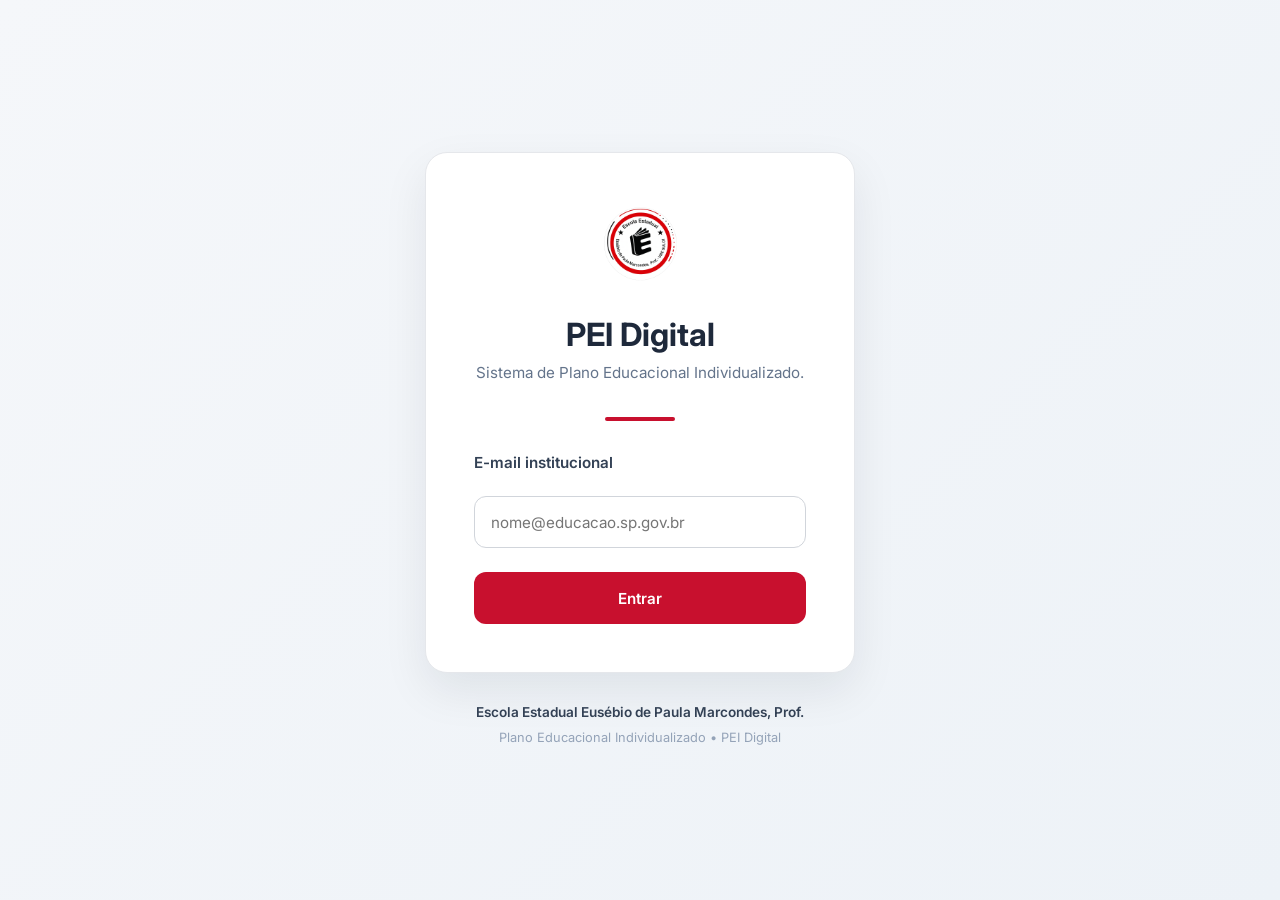
<file: index.html>
<!doctype html>
<html lang="pt-BR">
<head>
  <meta charset="UTF-8">
  <meta name="viewport" content="width=device-width, initial-scale=1.0">
  <title>PEI Digital | Login</title>
  <link rel="icon" type="image/png" href="assets/logo.png">

  <link rel="stylesheet" href="./css/components.css">
  <link rel="stylesheet" href="./css/dashboard.css">
  <link rel="stylesheet" href="./css/form.css">
  <link rel="stylesheet" href="./css/modal.css">
  <link rel="stylesheet" href="./css/style.css">
  <link rel="stylesheet" href="./css/login.css">
  <link rel="stylesheet" href="../css/toast.css" />

  <link href="https://fonts.googleapis.com/css2?family=Inter:wght@300;400;500;600;700&display=swap" rel="stylesheet">
</head>
<body>
  <main class="login-container">
    <section class="login-card">
      <img src="assets/logo.png" alt="Logo da escola" class="logo">

      <h1>PEI Digital</h1>

      <p class="subtitle">
        Sistema de Plano Educacional Individualizado.
      </p>

      <div class="divider"></div>
      <form id="loginForm">

        <label for="email">
          E-mail institucional
        </label>

        <input type="email" id="email" placeholder="nome@educacao.sp.gov.br" required>

        <button type="submit">
          Entrar
        </button>
      </form>
    </section>

    <footer>
      <p>Escola Estadual Eusébio de Paula Marcondes, Prof.</p>
      <span>Plano Educacional Individualizado • PEI Digital</span>
    </footer>
  </main>

  <script src="js/api.js"></script>
  <script src="js/auth.js"></script>
  <script src="../js/toast.js"></script>
</body>
</html>
</file>
<file: css/components.css>
.btn-primary,
.btn-secondary,
.btn-danger {
  display: inline-flex;
  align-items: center;
  justify-content: center;
  padding: 12px 22px;
  border-radius: var(--radius);
  font-size: .95rem;
  font-weight: 600;
  cursor: pointer;
  transition: .25s;
  text-decoration: none;
  border: none;
  gap: 8px;
}

.btn-primary {
  background: var(--primary);
  color: #fff;
  border: none;
}

.btn-primary:hover {
  background: var(--primary-dark);
  transform: translateY(-2px);
}

.btn-secondary {
  background: var(--surface);
  color: var(--text);
  border: 1px solid var(--border);
}

.btn-secondary:hover {
  background: #f5f5f5;
  transform: translateY(-2px);
}

.btn-danger {
  background: var(--danger);
  color: #fff;
  border: none;
}

.btn-danger:hover {
  filter: brightness(.95);
  transform: translateY(-2px);
}

.btn-primary:disabled,
.btn-secondary:disabled,
.btn-danger:disabled {
  opacity: .6;
  cursor: not-allowed;
  transform: none;
}

input,
select,
textarea {
  width: 100%;
  padding: 12px 16px;
  border: 1px solid var(--border);
  border-radius: var(--radius);
  background: var(--surface);
  color: var(--text);
  font-family: inherit;
  font-size: .95rem;
  transition: .25s;
}

input:focus,
select:focus,
textarea:focus {
  outline: none;
  border-color: var(--primary);
  box-shadow: 0 0 0 4px rgba(200, 16, 46, .12);
}

textarea {
  resize: vertical;
  min-height: 130px;
}

label {
  display: block;
  margin-bottom: 8px;
  font-size: .95rem;
  font-weight: 600;
  color: var(--text);
}

.error {
  border-color: var(--danger) !important;
}

.error-message {
  margin-top: 6px;
  color: var(--danger);
  font-size: .85rem;
}

.badge {
  display: inline-flex;
  align-items: center;
  justify-content: center;
  padding: 6px 12px;
  border-radius: 999px;
  font-size: .82rem;
  font-weight: 600;
}

.badge-success {
  background: rgba(22, 163, 74, .12);
  color: var(--success);
}

.badge-warning {
  background: rgba(245, 158, 11, .15);
  color: var(--warning);
}

.badge-danger {
  background: rgba(220, 38, 38, .12);
  color: var(--danger);
}

.badge-info {
  background: rgba(59, 130, 246, .12);
  color: #2563eb;
}

.card {
  background: var(--surface);
  border: 1px solid var(--border);
  border-radius: var(--radius);
  box-shadow: var(--shadow);
  padding: 24px;
}

hr {
  border: none;
  border-top: 1px solid var(--border);
  margin: 20px 0;
}


::-webkit-scrollbar {
  width: 8px;
}

::-webkit-scrollbar-thumb {
  background: #d4d4d4;
  border-radius: 999px;
}

::-webkit-scrollbar-thumb:hover {
  background: #bdbdbd;
}
</file>
<file: css/dashboard.css>
.page {
  padding: 40px 7%;
}

.page-title {
  margin-bottom: 36px;
}

.page-title h1 {
  margin-bottom: 6px;
}

.page-title h2 {
  font-size: 2rem;
  color: var(--text);
  margin-bottom: 10px;
}

.page-title p {
  color: var(--text-light);
  line-height: 1.6;
}

.dashboard-actions {
  display: flex;
  flex-wrap: wrap;
  gap: 12px;
  align-items: center;
}

.dashboard-actions button {
  flex: 0 0 auto;
  min-width: unset;
}

.dashboard-actions button div {
  display: flex;
  flex-direction: column;
  align-items: flex-start;
  gap: 4px;
}

.dashboard-actions strong {
  font-size: 1rem;
}

.dashboard-actions span {
  font-size: .85rem;
  opacity: .85;
}

.dashboard-actions {
  display: flex;
  flex-wrap: wrap;
  gap: 12px;
  align-items: center;
  margin-bottom: 42px;
}

.section-header h2 {
  font-size: 1.6rem;
  color: var(--text);
  margin-bottom: 6px;
}

.section-header {
  margin-top: 42px;
  margin-bottom: 28px;
}

.cards {
  margin-top: 12px;
}

.grid {
  display: grid;
  grid-template-columns: repeat(auto-fill, minmax(300px, 1fr));
  gap: 24px;
  align-items: stretch;
}

.pei-card {
  display: grid;
  grid-template-rows: auto auto 1fr auto auto;
  background: var(--surface);
  border: 1px solid var(--border);
  border-radius: var(--radius);
  box-shadow: var(--shadow);
  overflow: hidden;
  transition: var(--transition);
}

.pei-card:hover {
  transform: translateY(-4px);
  box-shadow: 0 12px 30px rgba(0, 0, 0, 0.1);
}

.pei-card::before {
  content: "";
  width: 100%;
  height: 6px;
  background: var(--primary);
  border-radius: var(--radius) var(--radius) 0 0;
}

.pei-card h2 {
  padding: 22px 24px 0;
  font-size: 1.25rem;
  line-height: 1.3;
  color: var(--text);
  min-height: auto;
}

.pei-card .status + .status {
  margin-top: 12px;
}

.pei-info {
  display: grid;
  grid-template-columns: 1fr 1fr;
  gap: 24px;
  padding: 28px 24px 22px;
}

.pei-info div {
  display: flex;
  flex-direction: column;
  gap: 5px;
}

.pei-info span {
  font-size: 0.82rem;
  color: var(--text-light);
}

.pei-info strong {
  font-size: 0.95rem;
  line-height: 1.35;
}

.status {
  margin: 0 24px;
  padding: 16px 18px;
  border-radius: 12px;
  border: 1px solid var(--border);
  background: #fafafa;
  min-height: 58px;
  display: flex;
  align-items: center;
  gap: 4px;
}

.status strong {
  color: var(--text);
}

.motivo {
  margin: 18px 24px;
  padding: 16px;
  border-radius: var(--radius);
  border-left: 5px solid var(--primary);
  background: #fff5f5;
  line-height: 1.6;
}

.card-actions {
  margin-top: auto;
  padding: 0 24px 24px;
}

.card-actions .btn-primary,
.card-actions .btn-secondary,
.card-actions .btn-danger {
  width: 100%;
  margin: 18px 0 0;
}

.empty {
  grid-column: 1 / -1;
  text-align: center;
  padding: 90px 20px;
  color: var(--text-light);
}

.empty i {
  font-size: 3rem;
  color: var(--primary);
  margin-bottom: 20px;
}

.empty h3 {
  margin-bottom: 8px;
  color: var(--text);
}

.tabs {
  display: flex;
  gap: 12px;
  margin-bottom: 32px;
}

.tab {
  border: none;
  background: #edf2f7;
  color: #475569;
  padding: 10px 18px;
  border-radius: 10px;
  cursor: pointer;
  font-weight: 600;
  transition: .2s;
}

.tab span {
  margin-left: 6px;
  background: #fff;
  padding: 2px 8px;
  border-radius: 999px;
  font-size: .85rem;
}

.tab.active {
  background: var(--primary);
  color: #fff;
}

.tab.active span {
  background: rgba(255, 255, 255, .2);
  color: #fff;
}

@media (max-width: 900px) {
  .dashboard-actions button {
    min-width: calc(50% - 8px);
  }
}

@media (max-width: 768px) {
  .page {
    padding: 28px 16px;
  }

  .page-title {
    margin-bottom: 28px;
  }

  .page-title h1 {
    font-size: 1.8rem;
  }

  .page-title h2 {
    font-size: 1.45rem;
  }

  .grid {
    grid-template-columns: 1fr;
    gap: 18px;
  }

  .pei-info {
    grid-template-columns: 1fr;
    gap: 16px;
    padding: 22px 20px 18px;
  }

  .pei-card h2 {
    padding: 20px 20px 0;
  }

  .status {
    margin: 0 20px;
  }

  .motivo {
    margin: 16px 20px;
  }

  .card-actions {
    padding: 0 20px 20px;
  }

  .dashboard-actions {
    flex-direction: column;
    gap: 10px;
    margin-bottom: 32px;
  }

  .dashboard-actions button {
    width: 100%;
    min-width: 100%;
  }

  .section-header {
    margin-top: 32px;
    margin-bottom: 22px;
  }

  .section-header h2 {
    font-size: 1.4rem;
  }
}
</file>
<file: css/form.css>
.container {
  width: min(1200px, 100%);
  margin: 0 auto;
  padding: 32px 20px 60px;
  border-radius: 20px;
}

.progress-card {
  margin: 32px 0;
  background: var(--surface);
  border: 1px solid var(--border);
  border-radius: var(--radius);
  padding: 24px;
  box-shadow: var(--shadow);
}

.progress-header {
  display: flex;
  justify-content: space-between;
  align-items: center;
  margin-bottom: 14px;
  font-weight: 600;
}

.progress-bar {
  width: 100%;
  height: 10px;
  overflow: hidden;
  border-radius: 999px;
  background: #ececec;
}

.progress-fill {
  width: 0;
  height: 100%;
  background: var(--primary);
  transition: 0.35s ease;
}

#peiForm {
  display: flex;
  flex-direction: column;
  gap: 28px;
}

.card {
  overflow: hidden;
  background: var(--surface);
  border: 1px solid var(--border);
  border-radius: var(--radius);
  box-shadow: var(--shadow);
}

.card-title {
  display: flex;
  align-items: center;
  gap: 12px;
  padding: 18px 24px;
  background: var(--primary);
  color: #fff;
  font-size: 1.05rem;
  font-weight: 600;
  border-radius: 10px;
}

.card-title i {
  font-size: 1.1rem;
}

.card-body {
  padding: 28px;
}

.form-group + .form-group {
  margin-top: 22px;
}

.form-group label {
  display: flex;
  align-items: center;
  gap: 8px;
  margin-bottom: 10px;
  font-weight: 600;
}

.form-group input,
.form-group select,
.form-group textarea {
  width: 100%;
  padding: 14px 16px;
  border: 1px solid var(--border);
  border-radius: 10px;
  background: #fff;
  transition: var(--transition);
}

.form-group textarea {
  resize: vertical;
  min-height: 180px;
}

.form-group input:focus,
.form-group select:focus,
.form-group textarea:focus {
  outline: none;
  border-color: var(--primary);
  box-shadow: 0 0 0 4px rgba(200, 16, 46, 0.12);
}

.student-info {
  display: grid;
  grid-template-columns: repeat(2, 1fr);
  gap: 18px;
}

.student-item {
  padding: 18px;
  background: #fafafa;
  border: 1px solid var(--border);
  border-radius: 12px;
}

.student-label {
  display: block;
  margin-bottom: 8px;
  font-size: 0.85rem;
  color: var(--text-light);
}

.student-item strong {
  font-size: 1rem;
}

.char-counter {
  display: flex;
  justify-content: flex-end;
  margin-top: 8px;
  color: var(--text-light);
  font-size: 0.85rem;
}

.error-message {
  display: block;
  min-height: 18px;
  margin-top: 6px;
  color: var(--danger);
  font-size: 0.85rem;
}

.buttons {
  display: flex;
  justify-content: flex-end;
  gap: 16px;
  margin-top: 8px;
}

.buttons .btn-primary,
.buttons .btn-secondary {
  min-width: 190px;
}

@media (max-width: 768px) {
  .container {
    padding: 20px 16px 40px;
  }

  .progress-card {
    margin: 24px 0;
  }

  .card-body {
    padding: 20px;
  }

  .student-info {
    grid-template-columns: 1fr;
  }

  .buttons {
    flex-direction: column-reverse;
  }

  .buttons button {
    width: 100%;
  }
}

.warning-card {
  margin: 24px 0;
  padding: 20px;
  background: #fff4f4;
  border-left: 6px solid #c8102e;
  border-radius: var(--radius);
  box-shadow: var(--shadow);
}

.warning-card h3 {
  display: flex;
  align-items: center;
  gap: 8px;
  margin-bottom: 10px;
  color: #c8102e;
}

.warning-card p {
  color: var(--text);
  line-height: 1.6;
}

@media (max-width: 480px) {
  .container {
    padding: 16px 12px 32px;
  }

  .progress-card {
    padding: 18px;
  }

  .card-title {
    padding: 16px 18px;
    font-size: 0.95rem;
  }

  .card-body {
    padding: 18px;
  }

  .form-group textarea {
    min-height: 150px;
  }

  .buttons .btn-primary,
  .buttons .btn-secondary {
    min-width: 0;
  }
}
</file>
<file: css/modal.css>
.overlay {
  position: fixed;
  inset: 0;
  display: none;
  align-items: center;
  justify-content: center;
  padding: 24px;
  background: rgba(15, 23, 42, 0.55);
  backdrop-filter: blur(4px);
  z-index: 1000;
}

.overlay.show {
  display: flex;
}

.modal {
  width: min(900px, 100%);
  max-height: 90vh;
  overflow-y: auto;
  background: var(--surface);
  border-radius: var(--radius);
  box-shadow: 0 25px 60px rgba(0, 0, 0, 0.25);
  animation: modalShow .25s ease;
}

.modal-header {
  display: flex;
  justify-content: space-between;
  align-items: center;
  padding: 24px 28px;
  border-bottom: 1px solid var(--border);
}

.modal-header h2 {
  margin: 0;
  font-size: 1.45rem;
  color: var(--text);
}

.modal-close {
  width: 42px;
  height: 42px;
  border: none;
  border-radius: 50%;
  background: transparent;
  color: var(--text-light);
  cursor: pointer;
  font-size: 1.2rem;
  transition: var(--transition);
}

.modal-close:hover {
  background: #f3f4f6;
  color: var(--text);
}

.modal-body {
  padding: 28px;
}

.modal-section {
  margin-bottom: 30px;
}

.modal-section:last-child {
  margin-bottom: 0;
}

.modal-section h3 {
  margin-bottom: 18px;
  padding-bottom: 10px;
  border-bottom: 2px solid var(--primary);
  color: var(--primary);
  font-size: 1.05rem;
  font-weight: 700;
}

.modal-grid {
  display: grid;
  grid-template-columns: repeat(2, 1fr);
  gap: 18px;
}

.modal-field {
  display: flex;
  flex-direction: column;
  gap: 6px;
  padding: 16px;
  border: 1px solid var(--border);
  border-radius: var(--radius);
  background: #fafafa;
}

.modal-field span {
  font-size: .82rem;
  color: var(--text-light);
}

.modal-field strong {
  color: var(--text);
  font-size: .95rem;
  line-height: 1.5;
  font-weight: 600;
}

.modal-text {
  padding: 18px;
  border: 1px solid var(--border);
  border-radius: var(--radius);
  background: #fafafa;
}

.modal-text p {
  margin: 0;
  line-height: 1.7;
  color: var(--text);
  white-space: pre-wrap;
  word-break: break-word;
}

.modal-footer {
  display: flex;
  justify-content: flex-end;
  gap: 12px;
  padding: 24px 28px;
  border-top: 1px solid var(--border);
}

#motivoCorrecao {
  min-height: 180px;
  resize: vertical;
}

@keyframes modalShow {
  from {
    opacity: 0;
    transform: translateY(18px) scale(.98);
  }

  to {
    opacity: 1;
    transform: translateY(0) scale(1);
  }
}

@media (max-width: 768px) {

  .overlay {
    padding: 16px;
  }

  .modal {
    width: 100%;
    max-height: 95vh;
  }

  .modal-header,
  .modal-body,
  .modal-footer {
    padding: 20px;
  }

  .modal-grid {
    grid-template-columns: 1fr;
  }

  .modal-footer {
    flex-direction: column;
  }

  .modal-footer .btn-primary,
  .modal-footer .btn-secondary,
  .modal-footer .btn-danger {
    width: 100%;
  }
}

@media (max-width: 480px) {
  .overlay {
    padding: 10px;
  }

  .modal {
    max-height: 96vh;
    border-radius: 12px;
  }

  .modal-header,
  .modal-body,
  .modal-footer {
    padding: 16px;
  }

  .modal-header {
    gap: 12px;
  }

  .modal-header h2 {
    font-size: 1.15rem;
    line-height: 1.35;
  }

  .modal-close {
    width: 38px;
    height: 38px;
    flex-shrink: 0;
  }

  .modal-section {
    margin-bottom: 24px;
  }

  .modal-field,
  .modal-text {
    padding: 14px;
  }

  .modal-footer {
    gap: 10px;
  }

  #motivoCorrecao {
    min-height: 140px;
  }
}
</file>
<file: css/style.css>
* {
  margin: 0;
  padding: 0;
  box-sizing: border-box;
}

:root {
  --primary: #c8102e;
  --primary-dark: #a40d24;
  --success: #16a34a;
  --warning: #f59e0b;
  --danger: #dc2626;
  --background: #f5f7fb;
  --surface: #ffffff;
  --text: #1f2937;
  --text-light: #6b7280;
  --border: #e5e7eb;
  --radius: 14px;
  --shadow-sm: 0 2px 8px rgba(0, 0, 0, 0.06);
  --shadow: 0 8px 24px rgba(0, 0, 0, 0.08);
  --transition: 0.25s ease;
}

html {
  scroll-behavior: smooth;
}

body {
  font-family: "Inter", sans-serif;
  background: var(--background);
  color: var(--text);
}

img {
  display: block;
  max-width: 100%;
}

button,
input,
select,
textarea {
  font: inherit;
}

button {
  cursor: pointer;
}

a {
  text-decoration: none;
  color: inherit;
}

.header {
  background: var(--surface);
  border-bottom: 4px solid var(--primary);
  padding: 24px 7%;
}

.logo-area {
  display: flex;
  justify-content: space-between;
  align-items: center;
  gap: 32px;
}

.logo-area h2 {
  color: var(--primary);
  font-size: 0.95rem;
  font-weight: 700;
  text-transform: uppercase;
}

.logo-area h1 {
  margin: 6px 0;
  font-size: 2.2rem;
}

.logo-area p {
  color: var(--text-light);
}

.logo-area img {
  width: 95px;
}

.footer {
  margin-top: 60px;
  padding: 32px;
  text-align: center;
  color: var(--text-light);
  border-top: 1px solid var(--border);
}

@media (max-width: 768px) {
  .header {
    padding: 20px;
  }

  .logo-area {
    gap: 20px;
  }

  .logo-area h1 {
    font-size: 1.6rem;
    line-height: 1.25;
  }

  .logo-area h2 {
    font-size: 0.82rem;
  }

  .logo-area p {
    font-size: 0.9rem;
    line-height: 1.5;
  }

  .logo-area img {
    width: 75px;
    flex-shrink: 0;
  }
}

@media (max-width: 520px) {
  .header {
    padding: 18px 16px;
  }

  .logo-area {
    align-items: flex-start;
    gap: 14px;
  }

  .logo-area h1 {
    font-size: 1.25rem;
  }

  .logo-area h2 {
    font-size: 0.72rem;
  }

  .logo-area p {
    font-size: 0.8rem;
  }

  .logo-area img {
    width: 58px;
  }
}
</file>
<file: css/login.css>
* {
  margin: 0;
  padding: 0;
  box-sizing: border-box;
}

body {
  min-height: 100vh;
  font-family: "Inter", sans-serif;
  background: linear-gradient(135deg, #f5f7fa 0%, #edf2f7 100%);
  display: flex;
  align-items: center;
  justify-content: center;
  padding: 2rem;
}

.login-container {
  width: 100%;
  max-width: 430px;
}

.login-card {
  background: #fff;
  border-radius: 22px;
  padding: 3rem;
  box-shadow: 0 18px 45px rgba(15, 23, 42, .08);
  border: 1px solid #e5e7eb;
}

.logo {
  display: block;
  width: 90px;
  margin: 0 auto 1.5rem;
}

h1 {
  text-align: center;
  font-size: 2rem;
  color: #1e293b;
  margin-bottom: .4rem;
}

.subtitle {
  text-align: center;
  color: #64748b;
  line-height: 1.6;
  font-size: .95rem;
}

.divider {
  width: 70px;
  height: 4px;
  background: #c8102e;
  border-radius: 999px;
  margin: 2rem auto;
}

form {
  display: flex;
  flex-direction: column;
  gap: 1rem;
}

label {
  color: #334155;
  font-weight: 600;
  font-size: .95rem;
}

input {
  width: 100%;
  height: 52px;
  border: 1px solid #d1d5db;
  border-radius: 12px;
  padding: 0 1rem;
  font-size: .95rem;
  transition: .25s;
  outline: none;
}

input:focus {
  border-color: #c8102e;
  box-shadow: 0 0 0 4px rgba(37, 99, 235, .12);
}

button {
  margin-top: .5rem;
  height: 52px;
  border: none;
  border-radius: 12px;
  background: #c8102e;
  color: white;
  font-size: .95rem;
  font-weight: 600;
  cursor: pointer;
  transition: .25s;
}

button:hover {
  background: #99071d;
  transform: translateY(-2px);
}

button:active {
  transform: translateY(0);
}

footer {
  margin-top: 1.8rem;
  text-align: center;
  color: #64748b;
  font-size: .85rem;
  line-height: 1.5;
}

@media (max-width: 500px) {

  body {
    padding: 1rem;
  }

  .login-card {
    padding: 2rem;
  }

  .logo {
    width: 75px;
  }

  h1 {
    font-size: 1.7rem;
  }

}

footer p {
  font-weight: 600;
  color: #334155;
  margin-bottom: .3rem;
}

footer span {
  color: #94a3b8;
  font-size: .8rem;
}
</file>
<file: css/toast.css>
.toast-container {
  position: fixed;
  top: 24px;
  right: 24px;
  z-index: 9999;

  display: flex;
  flex-direction: column;
  gap: 12px;

  pointer-events: none;
}

.toast {
  width: min(380px, calc(100vw - 48px));

  display: flex;
  align-items: center;
  gap: 12px;

  padding: 16px 18px;

  background: #fff;
  border: 1px solid var(--border);
  border-left: 5px solid var(--primary);
  border-radius: 12px;

  box-shadow: 0 12px 35px rgba(15, 23, 42, 0.15);

  color: var(--text);

  opacity: 0;
  transform: translateX(30px);

  transition:
    opacity 0.3s ease,
    transform 0.3s ease;

  pointer-events: auto;
}

.toast.show {
  opacity: 1;
  transform: translateX(0);
}

.toast>i {
  flex-shrink: 0;
  font-size: 1.25rem;
}

.toast span {
  flex: 1;

  font-size: 0.92rem;
  font-weight: 500;
  line-height: 1.45;
}

.toast-close {
  width: 30px;
  height: 30px;

  display: flex;
  align-items: center;
  justify-content: center;

  padding: 0;

  border: none;
  border-radius: 50%;

  background: transparent;
  color: var(--text-light);

  cursor: pointer;
}

.toast-close:hover {
  background: #f3f4f6;
  color: var(--text);
}

.toast-sucesso {
  border-left-color: var(--success);
}

.toast-sucesso>i {
  color: var(--success);
}

.toast-erro {
  border-left-color: var(--danger);
}

.toast-erro>i {
  color: var(--danger);
}

.toast-aviso {
  border-left-color: var(--warning);
}

.toast-aviso>i {
  color: var(--warning);
}

.toast-info {
  border-left-color: #2563eb;
}

.toast-info>i {
  color: #2563eb;
}

@media (max-width: 600px) {

  .toast-container {
    top: 16px;
    left: 16px;
    right: 16px;
  }

  .toast {
    width: 100%;
  }

}
</file>
